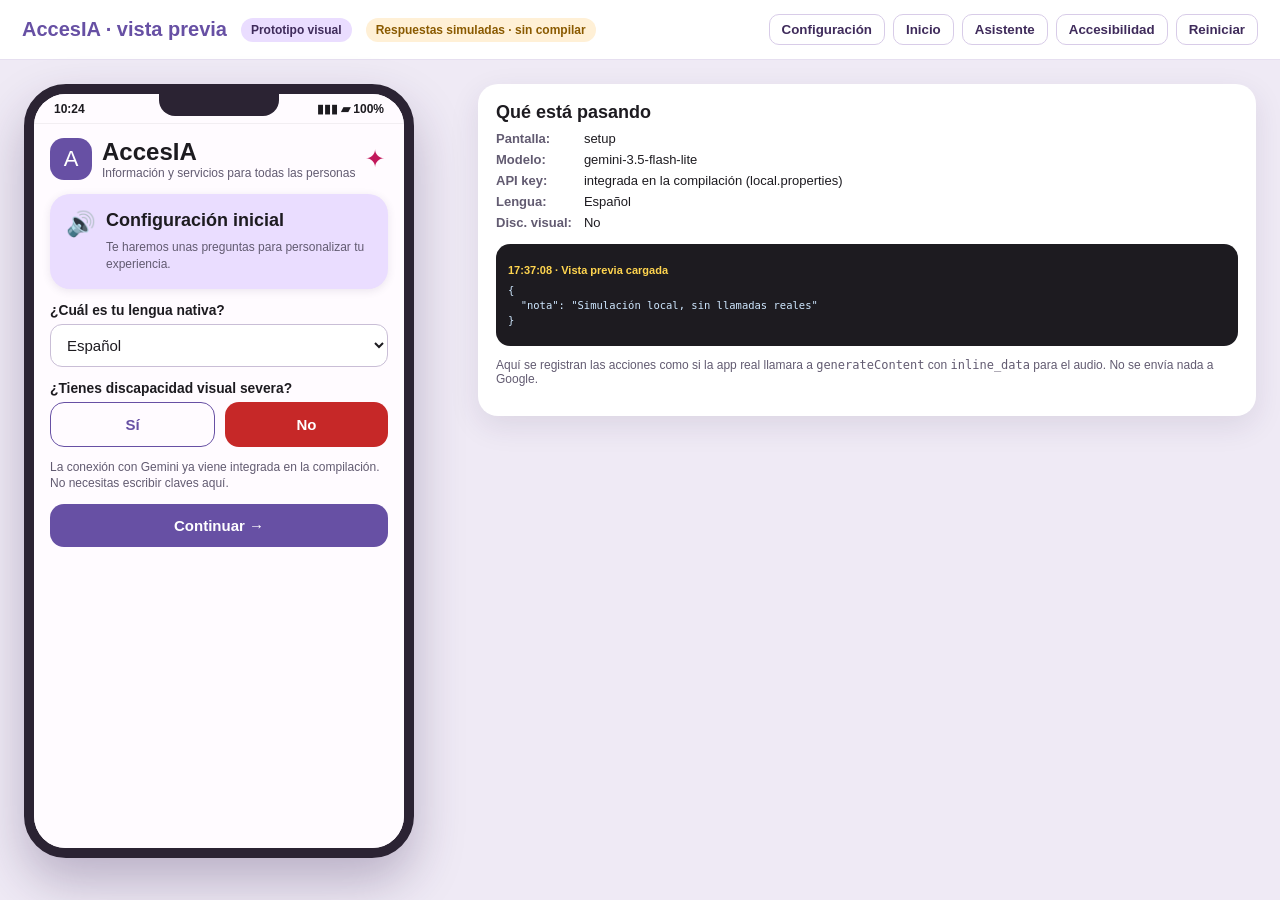
<file: preview/VistaPrevia.html>
<!doctype html>
<html lang="es">
<head>
<meta charset="utf-8">
<meta name="viewport" content="width=device-width, initial-scale=1">
<title>AccesIA — Vista previa interactiva</title>
<style>
  :root{
    --purple:#6750A4; --purple-dark:#3F2B5B; --lilac:#EADDFF; --pink:#C2185B;
    --bg:#FFFBFF; --ink:#1D1B20; --surface:#FFFFFF; --muted:#625B71;
    --blue:#DCEEFF; --rose:#FFE0EC; --edu:#EADDFF; --peach:#FFE0B2; --mint:#C8E6C9; --sky:#B3E5FC;
    --fs:15px; --radius:20px;
  }
  *{box-sizing:border-box}
  body{margin:0;font-family:Segoe UI,Roboto,Arial,sans-serif;background:#EFEAF5;color:var(--ink)}
  .topbar{display:flex;align-items:center;gap:14px;flex-wrap:wrap;padding:14px 22px;background:#fff;border-bottom:1px solid #E6DFF0}
  .topbar h1{font-size:20px;margin:0;color:var(--purple)}
  .badge{font-size:12px;border-radius:99px;padding:5px 10px;background:var(--lilac);color:var(--purple-dark);font-weight:700}
  .badge.warn{background:#FFF0D6;color:#8A5A00}
  .demo-nav{margin-left:auto;display:flex;gap:8px;flex-wrap:wrap}
  .demo-nav button{border:1px solid #D8CCE8;background:#fff;color:var(--purple-dark);border-radius:10px;padding:7px 12px;cursor:pointer;font-weight:600}
  .demo-nav button:hover{background:var(--lilac)}
  .layout{display:grid;grid-template-columns:430px minmax(320px,1fr);gap:24px;padding:24px;max-width:1500px;margin:0 auto}
  @media(max-width:980px){.layout{grid-template-columns:1fr;justify-items:center}}

  .phone{
    position:relative;width:390px;height:min(780px,86vh);background:var(--bg);border:10px solid #2B2333;border-radius:42px;
    box-shadow:0 24px 50px rgba(50,30,80,.28);overflow:hidden;display:flex;flex-direction:column;color:var(--ink)
  }
  .phone.text-lg{--fs:17px}.phone.text-xl{--fs:19px}
  .phone.contrast-alto{--bg:#121212;--ink:#F7F2FF;--surface:#1E1E1E;--lilac:#3A2F4A;--muted:#CBC3D6}
  .phone.contrast-maximo{--bg:#000;--ink:#FFF;--surface:#000;--lilac:#000;--muted:#FFF}
  .notch{position:absolute;top:0;left:50%;transform:translateX(-50%);width:120px;height:22px;background:#2B2333;border-radius:0 0 16px 16px;z-index:5}
  .statusbar{height:30px;flex:0 0 30px;display:flex;align-items:center;justify-content:space-between;padding:0 20px;font-size:12px;font-weight:700;background:var(--bg);border-bottom:1px solid rgba(0,0,0,.05)}
  .screen{flex:1;overflow-y:auto;padding:14px 16px 76px;font-size:var(--fs);background:var(--bg)}
  .screen::-webkit-scrollbar{width:5px}.screen::-webkit-scrollbar-thumb{background:#C9BED6;border-radius:5px}

  .brand{display:flex;align-items:center;gap:10px}
  .brand .logo{width:42px;height:42px;border-radius:14px;background:var(--purple);color:#fff;display:grid;place-items:center;font-size:22px}
  .brand h2{margin:0;font-size:24px}.brand p{margin:0;font-size:12px;color:var(--muted)}
  .star{color:var(--pink);font-size:24px}
  .card{background:var(--surface);border-radius:var(--radius);padding:16px;box-shadow:0 2px 8px rgba(60,40,90,.10);margin:14px 0}
  .intro{background:var(--lilac)}
  h3{margin:0 0 8px;font-size:18px}
  label{display:block;font-weight:700;margin:14px 0 6px;font-size:.92em}
  select,input,textarea{width:100%;border:1.5px solid #C9BED6;border-radius:12px;padding:11px 12px;font:inherit;background:var(--surface);color:var(--ink)}
  textarea{resize:vertical;min-height:64px}
  .btn{border:0;border-radius:14px;background:var(--purple);color:#fff;padding:13px 16px;font:inherit;font-weight:700;cursor:pointer;width:100%;display:flex;align-items:center;justify-content:center;gap:8px}
  .btn:disabled{opacity:.55;cursor:not-allowed}
  .btn.secondary{background:transparent;color:var(--purple);border:1.5px solid var(--purple)}
  .btn.green{background:#2E7D32}.btn.red{background:#C62828}
  .btn.slim{padding:9px 12px;border-radius:10px;width:auto}
  .row{display:flex;gap:10px}.row>*{flex:1}
  .yesno button.selected{outline:4px solid rgba(103,80,164,.35)}
  .hint{font-size:12px;color:var(--muted);line-height:1.4}
  .grid{display:grid;grid-template-columns:1fr 1fr;gap:11px;margin-top:14px}
  .cat{border:0;border-radius:18px;padding:14px;min-height:118px;text-align:left;cursor:pointer;display:flex;flex-direction:column;justify-content:space-between;font:inherit;font-weight:700;color:var(--ink)}
  .cat .ic{font-size:28px}.cat:hover{filter:brightness(.96)}
  .cat.tramites{background:var(--blue)}.cat.salud{background:var(--rose)}.cat.edu{background:var(--edu)}
  .cat.empleo{background:var(--peach)}.cat.apoyos{background:var(--mint)}.cat.info{background:var(--sky)}

  .nav{position:absolute;bottom:0;left:0;right:0;height:66px;display:flex;background:var(--surface);border-top:1px solid rgba(0,0,0,.08);z-index:4}
  .nav button{flex:1;border:0;background:transparent;color:var(--muted);font:inherit;font-size:11px;font-weight:700;display:flex;flex-direction:column;align-items:center;justify-content:center;gap:3px;cursor:pointer}
  .nav button.active{color:var(--purple)}
  .nav .ico{font-size:20px}

  .chat-head{display:flex;align-items:center;gap:8px;font-weight:800;font-size:19px}
  .bubble{max-width:86%;border-radius:16px;padding:11px 13px;margin:9px 0;background:var(--surface);white-space:pre-wrap;line-height:1.45;box-shadow:0 1px 5px rgba(60,40,90,.08)}
  .bubble.user{margin-left:auto;background:var(--lilac)}
  .bubble .who{font-size:11px;font-weight:800;color:var(--purple);display:block;margin-bottom:4px}
  .thinking{text-align:center;color:var(--muted);font-style:italic;margin:12px}
  .composer{position:sticky;bottom:0;background:var(--bg);padding:8px 0 4px;display:flex;gap:7px;align-items:flex-end}
  .composer textarea{min-height:46px}
  .icon-btn{border:0;background:var(--lilac);color:var(--purple);border-radius:12px;width:46px;height:46px;font-size:19px;cursor:pointer;flex:0 0 auto}
  .icon-btn.rec{background:#FFD6D6;color:#B71C1C;animation:pulse 1s infinite}
  @keyframes pulse{50%{opacity:.55}}

  .toggle-row{display:flex;align-items:center;gap:10px;padding:9px 0;border-bottom:1px solid rgba(120,100,150,.15)}
  .toggle-row:last-child{border-bottom:0}
  .toggle-row div{flex:1}
  .toggle-row b{display:block;font-size:.95em}
  .toggle-row small{color:var(--muted);font-size:11px}
  .switch{width:44px;height:25px;border-radius:99px;border:0;background:#C9C3D1;position:relative;cursor:pointer;flex:0 0 auto}
  .switch::after{content:"";position:absolute;top:3px;left:3px;width:19px;height:19px;border-radius:50%;background:#fff;transition:.2s}
  .switch.on{background:var(--purple)}.switch.on::after{left:22px}
  .seg{display:flex;gap:7px}.seg button{border:1.5px solid #C9BED6;background:var(--surface);color:var(--ink);border-radius:10px;padding:8px;cursor:pointer;flex:1;font:inherit;font-weight:700}
  .seg button.active{background:var(--purple);color:#fff;border-color:var(--purple)}
  .result{background:var(--lilac);border-radius:14px;padding:12px;margin-top:10px}

  .panel{background:#fff;border-radius:20px;padding:18px;box-shadow:0 10px 30px rgba(50,30,80,.10);align-self:start}
  .panel h3{margin-top:0}
  .panel .meta{display:grid;grid-template-columns:auto 1fr;gap:6px 12px;font-size:13px;margin-bottom:14px}
  .panel .meta span:nth-child(odd){color:var(--muted);font-weight:700}
  #log{background:#1D1B20;color:#EADDFF;border-radius:14px;padding:12px;max-height:58vh;overflow:auto;font-size:11px;line-height:1.4}
  .log-entry{border-bottom:1px solid #3A3446;padding:7px 0}
  .log-entry:first-child{border-bottom:0}
  .log-title{color:#FFD54F;font-weight:800;word-break:break-all}
  .log-entry pre{white-space:pre-wrap;margin:5px 0 0;color:#CFE8FF;font-family:Consolas,monospace;font-size:10.5px}
  .legend{font-size:12px;color:var(--muted);margin-top:12px}
</style>
</head>
<body>
<div class="topbar">
  <h1>AccesIA · vista previa</h1>
  <span class="badge">Prototipo visual</span>
  <span class="badge warn">Respuestas simuladas · sin compilar</span>
  <div class="demo-nav">
    <button onclick="go('setup')">Configuración</button>
    <button onclick="go('home')">Inicio</button>
    <button onclick="go('assistant')">Asistente</button>
    <button onclick="go('accessibility')">Accesibilidad</button>
    <button onclick="resetDemo()">Reiniciar</button>
  </div>
</div>

<div class="layout">
  <div class="phone" id="phone">
    <div class="notch"></div>
    <div class="statusbar"><span>10:24</span><span>▮▮▮ ▰ 100%</span></div>
    <div class="screen" id="screen"></div>
    <div class="nav" id="nav"></div>
  </div>

  <aside class="panel">
    <h3>Qué está pasando</h3>
    <div class="meta">
      <span>Pantalla:</span><span id="mScreen">—</span>
      <span>Modelo:</span><span id="mModel">—</span>
      <span>API key:</span><span>integrada en la compilación (local.properties)</span>
      <span>Lengua:</span><span id="mLang">—</span>
      <span>Disc. visual:</span><span id="mVision">—</span>
    </div>
    <div id="log"></div>
    <p class="legend">Aquí se registran las acciones como si la app real llamara a <code>generateContent</code> con <code>inline_data</code> para el audio. No se envía nada a Google.</p>
  </aside>
</div>

<script>
const LANGUAGES = ["Español","Náhuatl","Maya (Yucateco)","Mixteco","Zapoteco","Otomí","Totonaco","Huichol","Otra"];
const state = {
  screen:"setup", language:"Español", lowVision:false, model:"gemini-3.5-flash-lite",
  toggles:{translation:true,readAloud:true,voiceNav:false,dictation:true,simplified:false},
  scale:1, contrast:0, messages:[], draft:"", busy:false, recording:false,
  translateInput:"", translateFrom:"Español", translateTo:"Náhuatl", translated:"",
  sourceLang:"Español", targetLang:"Náhuatl", busyTranslate:false
};
const screenEl = document.getElementById("screen");
const navEl = document.getElementById("nav");
const logEl = document.getElementById("log");
const phoneEl = document.getElementById("phone");

const esc = s => String(s ?? "").replace(/[&<>"']/g, c => ({"&":"&amp;","<":"&lt;",">":"&gt;",'"':"&quot;","'":"&#39;"}[c]));
const wait = ms => new Promise(r => setTimeout(r, ms));
const opts = selected => LANGUAGES.map(l => `<option ${l===selected?"selected":""}>${esc(l)}</option>`).join("");

function log(title, payload){
  const d = document.createElement("div");
  d.className = "log-entry";
  const t = new Date().toLocaleTimeString("es-MX",{hour12:false});
  d.innerHTML = `<div class="log-title">${t} · ${esc(title)}</div><pre>${esc(JSON.stringify(payload,null,2))}</pre>`;
  logEl.prepend(d);
}
function updateMeta(){
  document.getElementById("mScreen").textContent = state.screen;
  document.getElementById("mModel").textContent = state.model;
  document.getElementById("mLang").textContent = state.language;
  document.getElementById("mVision").textContent = state.lowVision ? "Sí" : "No";
}
function applyTheme(){
  phoneEl.className = "phone" + (state.scale===2?" text-lg":state.scale===3?" text-xl":"") +
    (state.contrast===1?" contrast-alto":state.contrast===2?" contrast-maximo":"");
}
function speak(text){
  if(!state.toggles.readAloud || !("speechSynthesis" in window)) return;
  speechSynthesis.cancel();
  const u = new SpeechSynthesisUtterance(String(text).replace(/^\s*\d+\)\s*/gm,""));
  u.lang = "es-MX"; u.rate = state.lowVision ? .9 : 1;
  speechSynthesis.speak(u);
}

/* ---------- Pantallas ---------- */
function renderSetup(){
  return `
  <div class="brand"><div class="logo">A</div><div><h2>AccesIA</h2><p>Información y servicios para todas las personas</p></div><div class="star">✦</div></div>
  <div class="card intro"><div style="display:flex;gap:10px"><span style="font-size:24px">🔊</span><div><h3>Configuración inicial</h3><div class="hint">Te haremos unas preguntas para personalizar tu experiencia.</div></div></div></div>
  <label>¿Cuál es tu lengua nativa?</label>
  <select id="langSelect">${opts(state.language)}</select>
  <label>¿Tienes discapacidad visual severa?</label>
  <div class="row yesno">
    <button class="btn ${state.lowVision?"green":"secondary"}" data-action="vision" data-value="yes">Sí</button>
    <button class="btn ${!state.lowVision?"red":"secondary"}" data-action="vision" data-value="no">No</button>
  </div>
  <p class="hint">La conexión con Gemini ya viene integrada en la compilación. No necesitas escribir claves aquí.</p>
  <button class="btn" data-action="finishSetup">Continuar →</button>`;
}
function renderHome(){
  const cats = [
    ["Trámites","📄","tramites"],["Servicios de salud","♥","salud"],
    ["Educación","🎓","edu"],["Empleo y oportunidades","💼","empleo"],
    ["Apoyos gubernamentales","🏛️","apoyos"],["Información general","ℹ️","info"]
  ];
  return `
  <div class="brand"><div class="logo">A</div><div><h2>AccesIA</h2></div><button class="btn secondary slim" style="margin-left:auto;width:auto" data-action="go" data-value="accessibility">⚙</button></div>
  <h3 style="margin-top:22px;font-size:23px">¿En qué te podemos ayudar hoy?</h3>
  <div class="grid">${cats.map(([t,i,c])=>`<button class="cat ${c}" data-action="category" data-value="${esc(t)}"><span class="ic">${i}</span><span>${esc(t)}</span></button>`).join("")}</div>
  <button class="btn" style="margin-top:20px" data-action="go" data-value="assistant">🎤 Hablar con el asistente IA</button>
  <p class="hint" style="margin-top:16px">Toca una tarjeta para que el asistente te explique los pasos.</p>`;
}
function renderAssistant(){
  const bubbles = state.messages.map(m => `
    <div class="bubble ${m.fromUser?"user":""}"><span class="who">${m.fromUser?"Tú":"Asistente IA"}</span>${esc(m.text)}</div>`).join("");
  const last = state.messages[state.messages.length-1];
  const follow = (!state.busy && last && !last.fromUser && last.text.includes("?"))
    ? `<div class="row" style="margin:10px 0"><button class="btn secondary" data-action="send" data-value="Sí, continuar por favor">Sí, continuar</button><button class="btn secondary" data-action="send" data-value="No, gracias">No, gracias</button></div>` : "";
  return `
  <div class="chat-head"><span style="color:var(--pink)">✦</span> Asistente IA
    <button class="icon-btn" style="width:36px;height:36px;margin-left:auto;font-size:15px" data-action="speakLast" title="Escuchar">🔊</button>
    <button class="icon-btn" style="width:36px;height:36px;font-size:15px" data-action="clearChat" title="Borrar">🗑</button>
  </div>
  <div class="card" style="background:var(--lilac);margin-top:12px"><div class="hint">Habla o escribe tu pregunta. Te explicaré paso a paso con palabras sencillas.</div></div>
  ${bubbles || `<div class="thinking">Aún no hay mensajes. Prueba con “¿Cómo saco mi INE?”</div>`}
  ${state.busy?`<div class="thinking">Pensando…</div>`:""}
  ${follow}
  <div class="composer">
    <button class="icon-btn ${state.recording?"rec":""}" data-action="mic" data-value="dictate" title="Dictar">${state.recording?"■":"🎤"}</button>
    <textarea id="draft" placeholder="${state.recording?"Escuchando…":"Habla o escribe tu pregunta..."}">${esc(state.draft)}</textarea>
    <button class="icon-btn" data-action="send" title="Enviar">➤</button>
  </div>
  <button class="btn secondary" style="margin-top:10px" data-action="mic" data-value="assistant" ${state.busy?"disabled":""}>
    ${state.recording?"■ Detener grabación":"🎤 Habla con el asistente"}
  </button>`;
}
function renderAccessibility(){
  const t = state.toggles;
  const toggle = (key,title,sub) => `<div class="toggle-row"><div><b>${title}</b><small>${sub}</small></div><button class="switch ${t[key]?"on":""}" data-action="toggle" data-value="${key}"></button></div>`;
  return `
  <h2>♿ Accesibilidad</h2>
  <div class="card" style="background:var(--lilac)">
    ${toggle("translation","Traducción de idioma","Español ↔ lenguas indígenas")}
    ${toggle("readAloud","Lectura en voz alta","Escucha la información en audio")}
    ${toggle("voiceNav","Navegación por voz","Controla la app con comandos")}
    ${toggle("dictation","Dictado por voz","Escribe con tu voz")}
    ${toggle("simplified","Interfaz simplificada","Botones grandes y textos claros")}
  </div>
  ${t.voiceNav?`<div class="card"><h3>Comando por voz</h3><p class="hint">Di: inicio, asistente, accesibilidad o leer.</p><button class="btn" data-action="mic" data-value="command">${state.recording?"■ Detener y enviar":"🎤 Decir un comando"}</button></div>`:""}
  ${t.translation?`<div class="card">
    <h3>🌐 Traducción con Gemini</h3>
    <label>Desde</label><select id="fromLang">${opts(state.translateFrom)}</select>
    <label>Hacia</label><select id="toLang">${opts(state.translateTo)}</select>
    <label>Texto a traducir</label><textarea id="translateText" placeholder="Escribe aquí…">${esc(state.translateInput)}</textarea>
    <button class="btn" style="margin-top:10px" data-action="translate" ${state.busyTranslate?"disabled":""}>${state.busyTranslate?"Traduciendo…":"Traducir"}</button>
    ${state.translated?`<div class="result"><small class="hint">Resultado</small><div>${esc(state.translated)}</div><button class="btn secondary slim" style="margin-top:8px;width:auto" data-action="speakTranslated">🔊 Escuchar</button></div>`:""}
    <p class="hint">La precisión depende de la lengua y de los datos del modelo.</p>
  </div>`:""}
  <div class="card">
    <h3>Tamaño del texto</h3>
    <div class="seg">
      <button class="${state.scale===1?"active":""}" data-action="scale" data-value="1">A</button>
      <button class="${state.scale===2?"active":""}" data-action="scale" data-value="2">A+</button>
      <button class="${state.scale===3?"active":""}" data-action="scale" data-value="3">A++</button>
    </div>
    <h3 style="margin-top:14px">Contraste</h3>
    <div class="seg">
      <button class="${state.contrast===0?"active":""}" data-action="contrast" data-value="0">Normal</button>
      <button class="${state.contrast===1?"active":""}" data-action="contrast" data-value="1">Alto</button>
      <button class="${state.contrast===2?"active":""}" data-action="contrast" data-value="2">Máximo</button>
    </div>
  </div>
  <div class="card">
    <h3>Configuración de la app</h3>
    <p class="hint">La conexión con Gemini ya viene integrada en la compilación. No necesitas escribir ni ver claves en la aplicación.</p>
    <button class="btn secondary" data-action="go" data-value="setup">Nueva configuración</button>
  </div>
  <p class="hint">AccesIA · ODS 10: reducción de las desigualdades</p>`;
}
function renderNav(){
  if(state.screen==="setup"){navEl.style.display="none";return}
  navEl.style.display="flex";
  const items=[["home","🏠","Inicio"],["assistant","✦","Asistente"],["accessibility","♿","Accesibilidad"]];
  navEl.innerHTML=items.map(([r,i,l])=>`<button class="${state.screen===r?"active":""}" data-action="go" data-value="${r}"><span class="ico">${i}</span>${l}</button>`).join("");
}
function render(){
  screenEl.innerHTML = state.screen==="setup"?renderSetup():state.screen==="home"?renderHome():state.screen==="assistant"?renderAssistant():renderAccessibility();
  renderNav(); applyTheme(); updateMeta();
  if(state.screen==="assistant") screenEl.scrollTop = screenEl.scrollHeight;
}

/* ---------- Simulación de Gemini ---------- */
function fakeResponse(kind, payload){
  const text = payload.text || "";
  if(kind==="translate"){
    const dict={ "hola":{"Náhuatl":"Niltze","Maya (Yucateco)":"B'aax a k'aal?"}, "gracias":{"Náhuatl":"Tlazohcamati"}, "¿cómo estás?":{"Náhuatl":"¿Quen tij itztoque?"} };
    return dict[text.trim().toLowerCase()]?.[payload.to] || `[Traducción simulada al ${payload.to}] ${text}`;
  }
  if(kind==="transcribe") return "¿Cómo puedo sacar mi credencial de INE?";
  if(kind==="command") return "INICIO";
  if(kind==="audio-assistant") return `Escuché: ¿Cómo puedo sacar mi credencial de INE?\n\nTe explico paso a paso:\n1) Reúne tus documentos: acta de nacimiento, identificación con foto y comprobante de domicilio.\n2) Agenda una cita en el sitio del INE o en la aplicación.\n3) Acude al módulo el día de tu cita para tomar tus datos.\n\n¿Quieres que te ayude a agendar tu cita?`;
  if(/s[ií],? continuar|agendar/i.test(text)) return `Claro, te ayudo con el siguiente paso:\n1) Entra a la sección “Agenda una cita” del sitio del INE.\n2) Escribe tu código postal y elige el módulo más cercano.\n3) Selecciona fecha y hora, y guarda tu comprobante.\n\n¿Necesitas que te lo lea en voz alta?`;
  if(/ine|credencial/i.test(text)) return `Te explico paso a paso de forma sencilla:\n1) Reúne tus documentos: acta de nacimiento, identificación con foto y comprobante de domicilio.\n2) Agenda una cita en el sitio del INE o en la aplicación.\n3) Acude al módulo el día de tu cita.\n\n¿Quieres que te ayude a agendar tu cita?`;
  if(/salud|doctor|cl[ií]nica/i.test(text)) return `Para acceder a servicios de salud:\n1) Identifica tu centro de salud o clínica más cercana.\n2) Reúne tu credencial y comprobante de domicilio.\n3) Solicita una cita en ventanilla o en la plataforma oficial.\n\n¿Quieres que te ayude a buscar el centro más cercano?`;
  if(/empleo|trabajo/i.test(text)) return `Para buscar empleo:\n1) Prepara tu currículum con datos y contacto.\n2) Consulta el portal de empleo de tu estado.\n3) Filtra por zona, sueldo y experiencia.\n\n¿Quieres que te ayude a redactar tu currículum?`;
  return `Te explico paso a paso con palabras sencillas:\n1) Escribe tu pregunta con las palabras más importantes.\n2) Revisa los requisitos en el sitio oficial.\n3) Si necesitas ayuda, dime “ayúdame con el paso 2”.\n\n¿Quieres que continuemos?`;
}
function callGemini(kind, payload){
  log(`POST /v1beta/models/${state.model}:generateContent · ${kind}`, payload);
  state.busy = true; render();
  return new Promise(resolve => setTimeout(() => {
    const text = fakeResponse(kind, payload);
    log("200 OK · generateContent", {candidates:[{content:{parts:[{text}]}}]});
    state.busy = false; resolve(text);
  }, 850));
}

/* ---------- Acciones ---------- */
function go(route){
  state.screen = route;
  log("Navegación", {pantalla:route});
  render();
}
function resetDemo(){
  Object.assign(state,{screen:"setup",language:"Español",lowVision:false,messages:[],draft:"",busy:false,recording:false,translated:"",translateInput:"",scale:1,contrast:0});
  state.toggles={translation:true,readAloud:true,voiceNav:false,dictation:true,simplified:false};
  logEl.innerHTML=""; log("Demo reiniciada",{ok:true}); render();
}
async function send(text){
  if(state.busy || !text.trim()) return;
  const q = text.trim(); state.draft="";
  state.messages.push({fromUser:true,text:q}); render();
  const answer = await callGemini("assistant",{contents:[{role:"user",parts:[{text:q}]}],language:state.language});
  state.messages.push({fromUser:false,text:answer}); speak(answer); render();
}
async function mockRecord(kind){
  if(state.busy || state.recording) return;
  state.recording=true;
  const file=`audio_${Date.now()}.m4a`;
  log("MediaRecorder.start()",{archivo:file,formato:"MPEG_4 / AAC"});
  render();
  await wait(1100);
  state.recording=false;
  log("MediaRecorder.stop()",{archivo:file,tamano:"~48 KB"});
  const audio={inline_data:{mime_type:"audio/m4a",data:"AAAIG9v… (base64 simulado)"},language:state.language};
  if(kind==="assistant"){
    state.messages.push({fromUser:true,text:"Audio enviado"}); render();
    const answer=await callGemini("assistant-audio",audio);
    state.messages.push({fromUser:false,text:answer}); speak(answer); render();
  } else if(kind==="dictate"){
    const text=await callGemini("transcribe",audio);
    state.draft=text; render();
  } else if(kind==="command"){
    const cmd=await callGemini("command",audio);
    log("Comando interpretado",{comando:cmd});
    if(cmd==="INICIO") go("home");
    else if(cmd==="ASISTENTE") go("assistant");
    else if(cmd==="ACCESIBILIDAD"||cmd==="TRADUCIR") go("accessibility");
    else if(cmd==="LEER"){const last=state.messages.filter(m=>!m.fromUser).pop(); if(last) speak(last.text);}
  }
}
async function translate(){
  const from=document.getElementById("fromLang")?.value || state.translateFrom;
  const to=document.getElementById("toLang")?.value || state.translateTo;
  const text=document.getElementById("translateText")?.value || state.translateInput;
  state.translateFrom=from; state.translateTo=to; state.translateInput=text;
  if(!text.trim()) return;
  state.busyTranslate=true;
  const result=await callGemini("translate",{text,from,to});
  state.translated=result; state.busyTranslate=false; speak(result); render();
}

screenEl.addEventListener("input", e => {
  if(e.target.id==="draft") state.draft=e.target.value;
  if(e.target.id==="translateText") state.translateInput=e.target.value;
});
screenEl.addEventListener("change", e => {
  if(e.target.id==="langSelect") state.language=e.target.value;
  if(e.target.id==="fromLang") state.translateFrom=e.target.value;
  if(e.target.id==="toLang") state.translateTo=e.target.value;
});
navEl.addEventListener("click", e => {
  const el=e.target.closest("[data-action]"); if(el) handle(el.dataset.action, el.dataset.value, el);
});
screenEl.addEventListener("click", e => {
  const el=e.target.closest("[data-action]"); if(el) handle(el.dataset.action, el.dataset.value, el);
});
function handle(action, value, el){
  switch(action){
    case "go": go(value); break;
    case "vision":
      state.lowVision = value==="yes";
      if(state.lowVision){state.toggles.simplified=true;state.scale=2;}
      log("Configuración inicial",{discapacidadVisual:state.lowVision}); render(); break;
    case "finishSetup":
      log("Configuración guardada",{lengua:state.language,discapacidadVisual:state.lowVision,credencial:"integrada en la compilación"});
      go("home"); break;
    case "category":
      log("Tarjeta seleccionada",{categoria:value});
      go("assistant"); send(`Quiero información y ayuda sobre: ${value}`); break;
    case "send": send(value || document.getElementById("draft")?.value || ""); break;
    case "mic": mockRecord(value); break;
    case "speakLast": {const last=state.messages.filter(m=>!m.fromUser).pop(); if(last) speak(last.text); break;}
    case "speakTranslated": speak(state.translated); break;
    case "clearChat": state.messages=[]; log("Conversación borrada",{ok:true}); render(); break;
    case "toggle":
      state.toggles[value]=!state.toggles[value];
      log("Ajuste cambiado",{[value]:state.toggles[value]}); render(); break;
    case "scale": state.scale=Number(value); log("Escala de texto",{valor:state.scale}); render(); break;
    case "contrast": state.contrast=Number(value); log("Contraste",{valor:["normal","alto","máximo"][state.contrast]}); render(); break;
    case "translate": translate(); break;
  }
}

log("Vista previa cargada",{nota:"Simulación local, sin llamadas reales"});
render();
</script>
</body>
</html>
</file>
